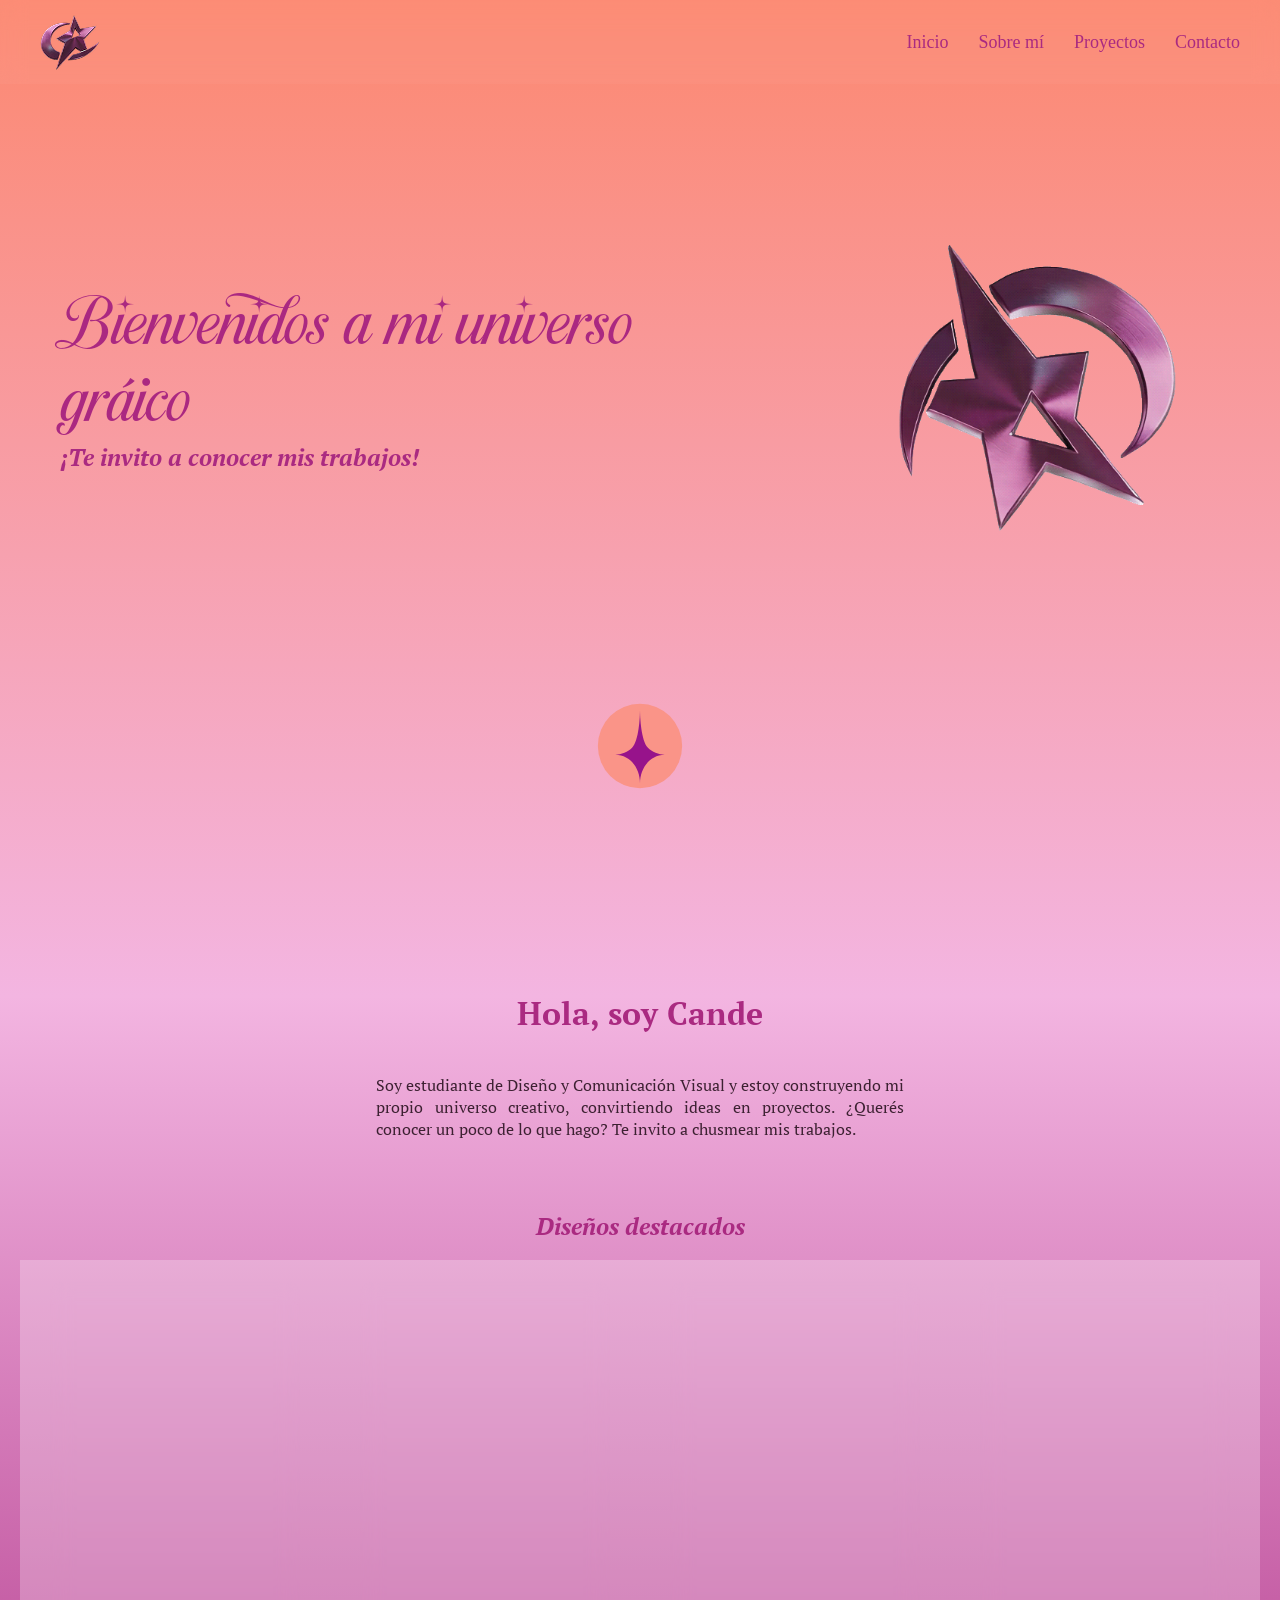
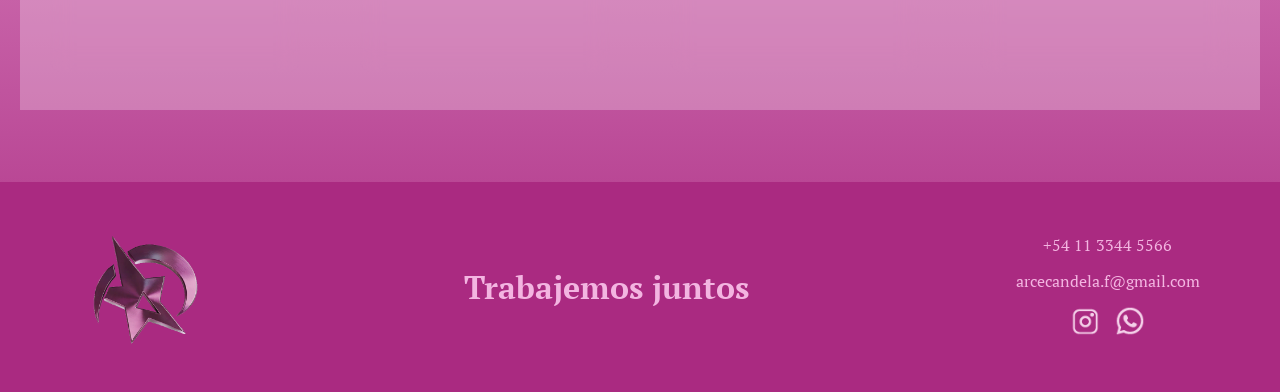
<file: index.html>
<!DOCTYPE html>
<html lang="es">

<head>
    <meta charset="UTF-8">
    <meta name="viewport" content="width=device-width, initial-scale=1.0">
    <title>Portfolio | Cande Arce</title>
    <link rel="stylesheet" href="estilos.css">
    <style>
        @import url("https://fonts.googleapis.com/css2?family=PT+Serif:ital,wght@0,400;0,700;1,400;1,700&display=swap");
    </style>
    <link rel="icon" type="image/svg+xml" href="img/favicon.svg">
</head>

<body class="portfolio">
    <header>
        <div class="contenedor">

            <a href="index.html" class="logo">
                <img src="img/logo_metalizado.png" alt="Logo de Cande Arce" width="60" height="60">
            </a>
            <input type="checkbox" id="menu-toggle" class="menu-toggle">

            <label for="menu-toggle" class="menu-hamburguesa">
                <span></span>
                <span></span>
                <span></span>
            </label>
            <nav>
                <a href="index.html">Inicio</a>
                <a href="sobre_mi.html">Sobre mí</a>
                <a href="proyectos.html">Proyectos</a>
                <a href="contacto.html">Contacto</a>
            </nav>

        </div>
    </header>

    <main>
        <section id="inicio-index">
            <div class="presentacion-inicio">
                <hgroup class="texto-presentacion">
                    <h1>Bienvenidos a mi universo gráfico</h1>
                    <h3>¡Te invito a conocer mis trabajos!</h3>
                </hgroup>

                <img class="gif-inicio" src="img/mi_logo.gif" alt="Mi logo animado">
            </div>

            <div class="contenedor-flecha">
                <a href="#sobre-mi-diseñadora" class="enlace-flecha">
                    <img src="img/fecha_para_abajo.svg" alt="Ir a Hola, soy Cande" class="flecha-abajo" width="477px"
                        height="477px">
                </a>
            </div>
        </section>

        <section id="sobre-mi-diseñadora">
            <div class="presentacion">
                <h2>Hola, soy Cande</h2>
                <p>
                    Soy estudiante de Diseño y Comunicación Visual y estoy
                    construyendo mi propio universo creativo, convirtiendo
                    ideas en proyectos. ¿Querés conocer un poco de lo que
                    hago? Te invito a chusmear mis trabajos.
                </p>
            </div>


            <div id="diseños-destacados">
                <h3>Diseños destacados</h3>

                <div id="contenedor-tarjetas">

                    <div class="tarjeta">
                        <div class="tarjeta-contenido">

                            <div class="tarjeta-frente">
                                <figure>
                                    <img src="img/trabajo-nodos.png" alt="Trabajo de pluma realizado en Illustrator">
                                    <figcaption>
                                        Ejercicio de herramienta Pluma realizado en Adobe Illustrator.
                                    </figcaption>
                                </figure>
                            </div>

                            <div class="tarjeta-dorso">
                                <figure>
                                    <img src="img/afiche-tipo2.png" alt="Afiche de Tipografía 2">
                                    <figcaption>
                                        Afiche desarrollado para la materia Tipografía 2.
                                    </figcaption>
                                </figure>
                            </div>

                        </div>
                    </div>

                    <div class="tarjeta">
                        <div class="tarjeta-contenido">

                            <div class="tarjeta-frente">
                                <figure>
                                    <img src="img/juego de mesa-afuera.png"
                                        alt="Diseño exterior del juego de mesa Reliquias Robadas y su tablero">
                                    <figcaption>
                                        Diseño exterior del juego de mesa “Reliquias Robadas” y su tablero.
                                    </figcaption>
                                </figure>
                            </div>

                            <div class="tarjeta-dorso">
                                <figure>
                                    <img src="img/juego de mesa-adentro.png"
                                        alt="Diseño interior y componentes del juego Reliquias Robadas">
                                    <figcaption>
                                        Diseño interior y componentes del juego “Reliquias Robadas”.
                                    </figcaption>
                                </figure>
                            </div>

                        </div>
                    </div>

                    <div class="tarjeta">
                        <div class="tarjeta-contenido">

                            <div class="tarjeta-frente">
                                <figure>
                                    <img src="img/portada-menu.png"
                                        alt="Portada y contraportada del menú de Midnight Raven">
                                    <figcaption>
                                        Diseño de portada y contraportada para el menú de Midnight Raven.
                                    </figcaption>
                                </figure>
                            </div>

                            <div class="tarjeta-dorso">
                                <figure>
                                    <img src="img/contenido-menu.png" alt="Página interior del menú de Midnight Raven">
                                    <figcaption>
                                        Diseño de página interior para el menú de Midnight Raven.
                                    </figcaption>
                                </figure>
                            </div>

                        </div>
                    </div>

                    <div class="tarjeta">
                        <div class="tarjeta-contenido">

                            <div class="tarjeta-frente">
                                <figure>
                                    <img src="img/revista.png" alt="Portada y contraportada del menú de Midnight Raven">
                                    <figcaption>
                                        Diseño editorial para la revista Entre Palabras.
                                    </figcaption>
                                </figure>
                            </div>

                            <div class="tarjeta-dorso">
                                <figure>
                                    <img src="img/revista-interior.png"
                                        alt="Página interior del menú de Midnight Raven">
                                    <figcaption>
                                        Diseño de página para
                                        la revista Entre Palabras.
                                    </figcaption>
                                </figure>
                            </div>

                        </div>
                    </div>

                </div>
            </div>

        </section>
    </main>

    <footer id="pie-de-pagina">
        <img src="img/mi_logo.gif" alt="Logo de Cande Arce" width="150" height="150">

        <a href="contacto.html" class="titulo-footer">
            <h2>Trabajemos juntos</h2>
        </a>

        <address class="contacto-footer">
            <p>+54 11 3344 5566</p>
            <p>arcecandela.f@gmail.com</p>

            <div class="redes-footer">
                <a href="https://www.instagram.com/candea_18/" target="_blank">
                    <img src="img/insta.png" alt="Instagram" width="30" height="30">
                </a>

                <a href="https://wa.me/541133445566" target="_blank">
                    <img src="img/whatsapp.png" alt="WhatsApp" width="30" height="30">
                </a>
            </div>
        </address>

    </footer>


</body>

</html>
</file>
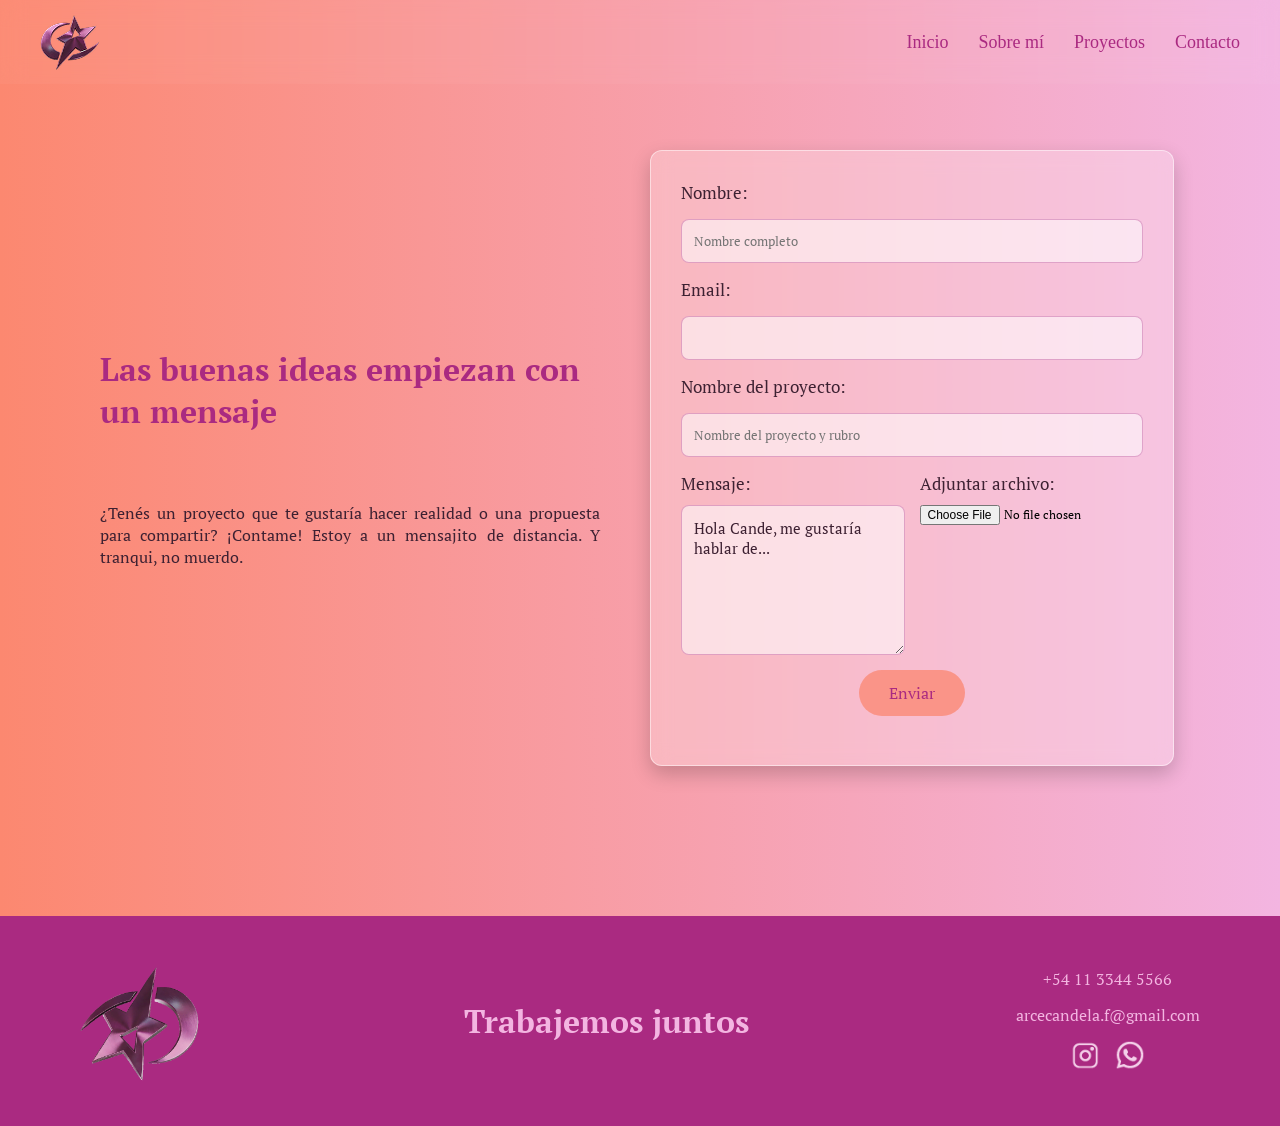
<file: contacto.html>
<!DOCTYPE html>
<html lang="es">

<head>
    <meta charset="UTF-8">
    <meta name="viewport" content="width=device-width, initial-scale=1.0">
    <title>Portfolio | Cande Arce</title>

    <link rel="stylesheet" href="estilos.css">

    <style>
        @import url('https://fonts.googleapis.com/css2?family=PT+Serif:ital,wght@0,400;0,700;1,400;1,700&display=swap');
    </style>

    <link rel="icon" type="image/svg+xml" href="img/favicon.svg">
</head>

<body class="contacto">

    <header>
        <div class="contenedor">

            <a href="index.html#inicio" class="logo">
                <img src="img/logo_metalizado.png" alt="Logo de Cande Arce" width="60" height="60">
            </a>
            <input type="checkbox" id="menu-toggle" class="menu-toggle">

            <label for="menu-toggle" class="menu-hamburguesa">
                <span></span>
                <span></span>
                <span></span>
            </label>
            <nav>
                <a href="index.html#inicio">Inicio</a>
                <a href="sobre_mi.html">Sobre mí</a>
                <a href="proyectos.html">Proyectos</a>
                <a href="contacto.html">Contacto</a>
            </nav>

        </div>
    </header>

    <main id="contacto">

        <section id="bienvenida">
            <h2>Las buenas ideas empiezan con un mensaje</h2>
            <p>¿Tenés un proyecto que te gustaría hacer realidad o una propuesta para compartir? ¡Contame! Estoy a un
                mensajito de distancia. Y tranqui, no muerdo. </p>
        </section>

        <section id="formulario">

            <form method="POST" target="_blank" enctype="multipart/form-data"
                action="mailto:arcecandela.f@gmail.com?subject=email enciado desde el formulario">
                <label for="nombre">Nombre:</label>
                <input type="text" name="Nombre" id="nombre" placeholder="Nombre completo" required>

                <label for="email">Email:</label>
                <input type="email" name="email" id="email" required>

                <label for="nombre-el-royecto">Nombre del proyecto:</label>
                <input type="text" name="Nombre del proyecto" id="nombre-del-proyecto"
                    placeholder="Nombre del proyecto y rubro" required>

                <div class="mensaje-archivo">

                    <div class="campo-mensaje">
                        <label for="mensaje">Mensaje:</label>
                        <textarea id="mensaje" name="mensaje" rows="5"
                            required>Hola Cande, me gustaría hablar de...</textarea>
                    </div>

                    <div class="campo-archivo">
                        <label for="archivo">Adjuntar archivo:</label>
                        <input type="file" name="archivo" id="archivo">
                    </div>

                </div>

                <input type="submit" value="Enviar">
            </form>
        </section>
    </main>

    <footer id="pie-de-pagina">
        <img src="img/mi_logo.gif" alt="Logo de Cande Arce" width="150" height="150">

        <a href="contacto.html" class="titulo-footer">
            <h2>Trabajemos juntos</h2>
        </a>

        <address class="contacto-footer">
            <p>+54 11 3344 5566</p>
            <p>arcecandela.f@gmail.com</p>

            <div class="redes-footer">
                <a href="https://www.instagram.com/candea_18/" target="_blank">
                    <img src="img/insta.png" alt="Instagram" width="30" height="30">
                </a>

                <a href="https://wa.me/541133445566" target="_blank">
                    <img src="img/whatsapp.png" alt="WhatsApp" width="30" height="30">
                </a>
            </div>
        </address>

    </footer>

</body>

</html>
</file>
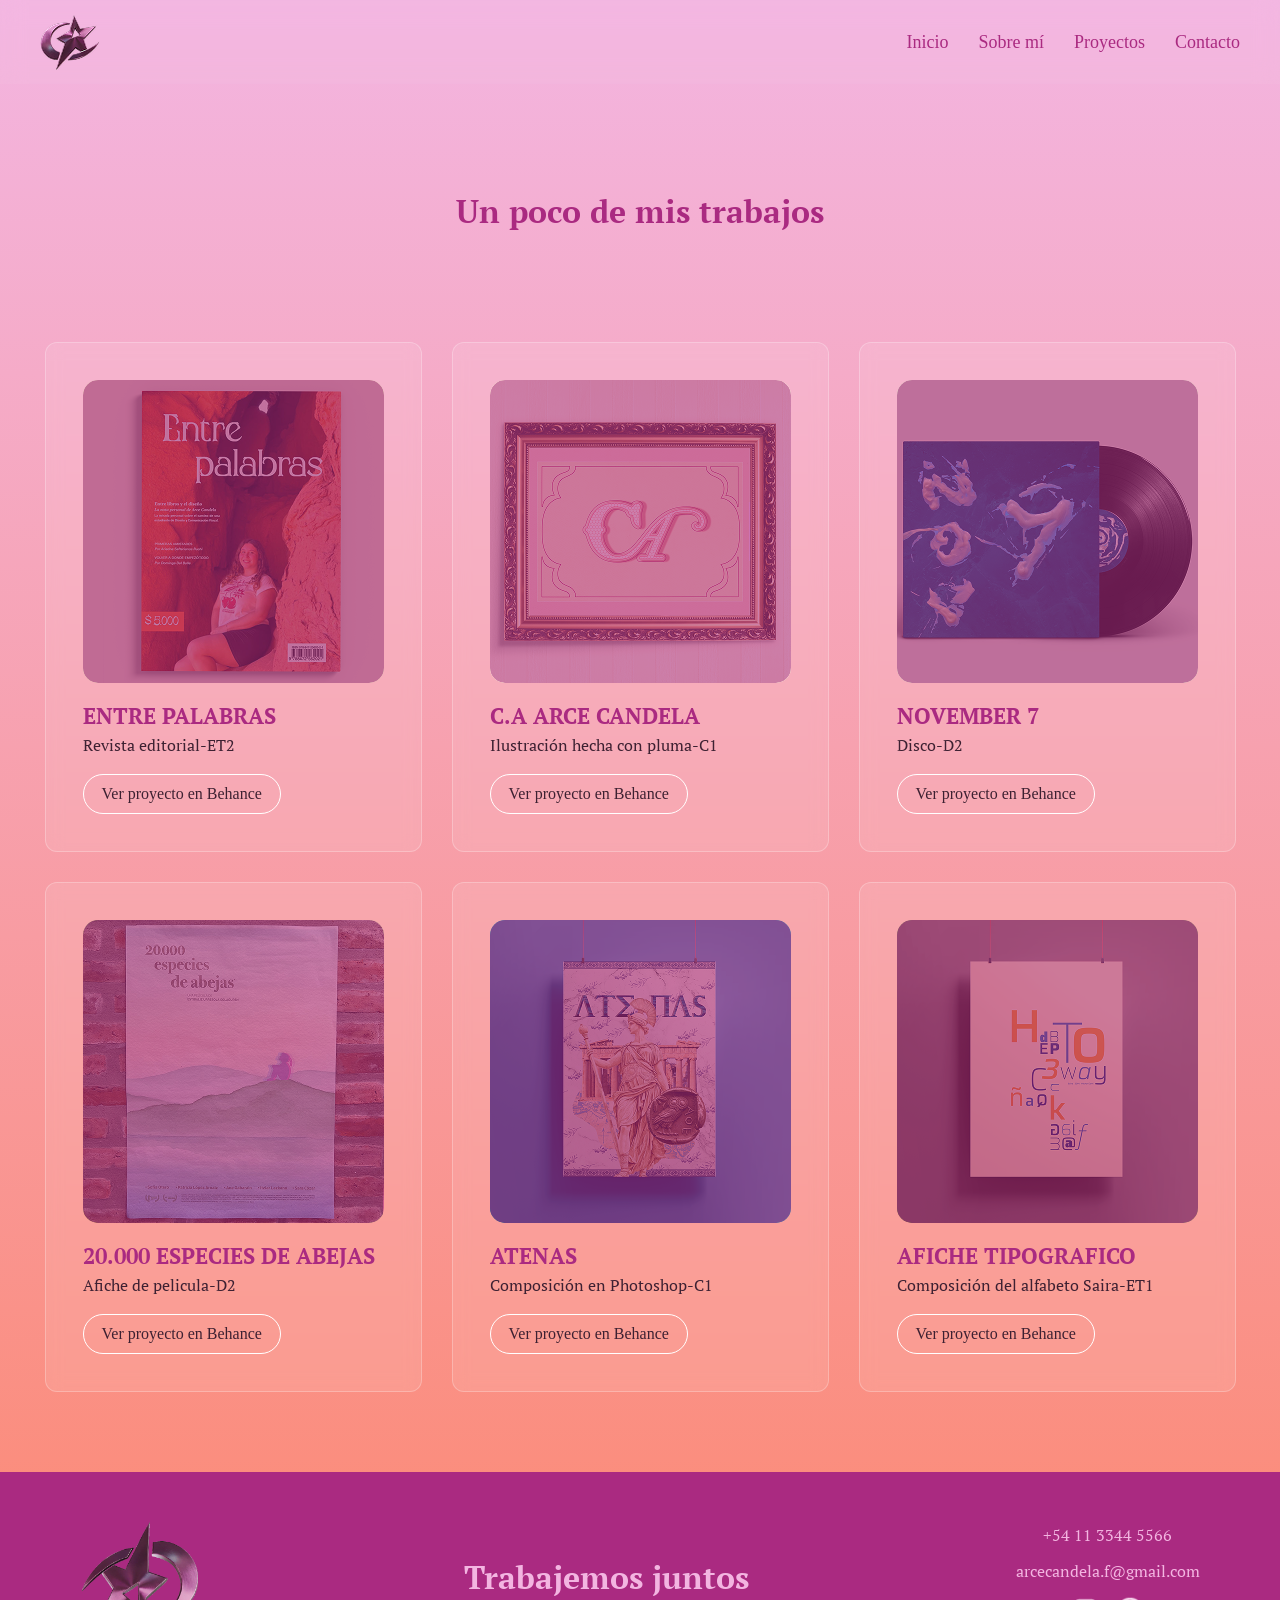
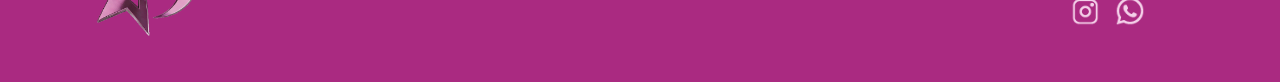
<file: proyectos.html>
<!DOCTYPE html>
<html lang="es">

<head>
    <meta charset="UTF-8">
    <meta name="viewport" content="width=device-width, initial-scale=1.0">
    <title>Portfolio | Cande Arce</title>
    <link rel="stylesheet" href="estilos.css">
    <style>
        @import url("https://fonts.googleapis.com/css2?family=PT+Serif:ital,wght@0,400;0,700;1,400;1,700&display=swap");
    </style>
    <link rel="icon" type="image/svg+xml" href="img/favicon.svg">
</head>

<body class="proyectos">
    <header>
        <div class="contenedor">

            <a href="index.html#inicio" class="logo">
                <img src="img/logo_metalizado.png" alt="Logo de Cande Arce" width="60" height="60">
            </a>
            <input type="checkbox" id="menu-toggle" class="menu-toggle">

            <label for="menu-toggle" class="menu-hamburguesa">
                <span></span>
                <span></span>
                <span></span>
            </label>
            <nav>
                <a href="index.html#inicio">Inicio</a>
                <a href="sobre_mi.html">Sobre mí</a>
                <a href="proyectos.html">Proyectos</a>
                <a href="contacto.html">Contacto</a>
            </nav>

        </div>
    </header>
    <main>

        <section id="proyectos">

            <h2>Un poco de mis trabajos</h2>

            <div class="galeria">
                <figure class="polaroid">
                    <a href="#entre-palabras-ampliado" class="imagen-proyecto">
                        <img src="img/galeria-proyectos/revista.png" alt="Revista editorial Entre Palabras">
                    </a>
                    <figcaption>
                        <h2>ENTRE PALABRAS</h2>
                        <p>Revista editorial-ET2</p>
                    </figcaption>
                    <a href="https://www.behance.net/gallery/257751369/Entre-Palabras" target="_blank"
                        rel="noopener noreferrer" class="boton-behance">Ver proyecto en Behance</a>
                </figure>

                <figure class="polaroid">
                    <a href="#ca-ampliado" class="imagen-proyecto">
                        <img src="img/galeria-proyectos/ca.png" alt="Iniciales de Arce Candela">
                    </a>
                    <figcaption>
                        <h2>C.A ARCE CANDELA</h2>
                        <p>Ilustración hecha con pluma-C1</p>
                    </figcaption>
                    <a href="https://www.behance.net/gallery/257751865/Candela-arce" target="_blank"
                        rel="noopener noreferrer" class="boton-behance">Ver proyecto en Behance</a>
                </figure>

                <figure class="polaroid">
                    <a href="#november-7-ampliado" class="imagen-proyecto">
                        <img src="img/galeria-proyectos/disco.png" alt="November 7">
                    </a>
                    <figcaption>
                        <h2>NOVEMBER 7</h2>
                        <p>Disco-D2</p>
                    </figcaption>
                    <a href="https://www.behance.net/gallery/257751477/November-7-Helado-Negro" target="_blank"
                        rel="noopener noreferrer" class="boton-behance">Ver proyecto en Behance</a>
                </figure>

                <figure class="polaroid">
                    <a href="#especies-abejas-ampliado" class="imagen-proyecto">
                        <img src="img/galeria-proyectos/pelicula.png" alt="20.000 especies de abejas">
                    </a>
                    <figcaption>
                        <h2>20.000 ESPECIES DE ABEJAS</h2>
                        <p>Afiche de pelicula-D2</p>
                    </figcaption>
                    <a href="https://www.behance.net/gallery/257751739/20000-especies-de-abejas" target="_blank"
                        rel="noopener noreferrer" class="boton-behance">Ver proyecto en Behance</a>
                </figure>

                <figure class="polaroid">
                    <a href="#atenas-ampliado" class="imagen-proyecto">
                        <img src="img/galeria-proyectos/atenas.png" alt="Atenas">
                    </a>
                    <figcaption>
                        <h2>ATENAS</h2>
                        <p>Composición en Photoshop-C1</p>
                    </figcaption>
                    <a href="https://www.behance.net/gallery/257752149/Collage-de-Atenas" target="_blank"
                        rel="noopener noreferrer" class="boton-behance">Ver proyecto en Behance</a>
                </figure>

                <figure class="polaroid">
                    <a href="#afiche-tipografico-ampliado" class="imagen-proyecto">
                        <img src="img/galeria-proyectos/letras.png" alt="Afiche tipográfico">
                    </a>
                    <figcaption>
                        <h2>AFICHE TIPOGRAFICO</h2>
                        <p>Composición del alfabeto Saira-ET1</p>
                    </figcaption>
                    <a href="https://www.behance.net/gallery/257752575/Composicion-tipografica" target="_blank"
                        rel="noopener noreferrer" class="boton-behance">Ver proyecto en Behance</a>
                </figure>
            </div>

            <div id="entre-palabras-ampliado" class="visor">
                <a href="#proyectos" class="cerrar" aria-label="Cerrar imagen">×</a>
                <img src="img/galeria-proyectos/revista-portada.png" alt="Revista Entre Palabras ampliada">
                <h2>ENTRE PALABRAS</h2>
                <p>Revista editorial-ET2</p>
            </div>

            <div id="ca-ampliado" class="visor">
                <a href="#proyectos" class="cerrar" aria-label="Cerrar imagen">×</a>
                <img src="img/galeria-proyectos/ca-pluma.png" alt="Iniciales de Arce Candela ampliadas">
                <h2>C.A ARCE CANDELA</h2>
                <p>Ilustración hecha con pluma-C1</p>
            </div>

            <div id="november-7-ampliado" class="visor">
                <a href="#proyectos" class="cerrar" aria-label="Cerrar imagen">×</a>
                <img src="img/galeria-proyectos/disco-tapa.png" alt="November 7 ampliado">
                <h2>NOVEMBER 7</h2>
                <p>Disco-D2</p>
            </div>

            <div id="especies-abejas-ampliado" class="visor">
                <a href="#proyectos" class="cerrar" aria-label="Cerrar imagen">×</a>
                <img src="img/galeria-proyectos/pelicula-afiche.png"
                    alt="Afiche de 20.000 especies de abejas ampliado">
                <h2>20.000 ESPECIES DE ABEJAS</h2>
                <p>Afiche de pelicula-D2</p>
            </div>

            <div id="atenas-ampliado" class="visor">
                <a href="#proyectos" class="cerrar" aria-label="Cerrar imagen">×</a>
                <img src="img/galeria-proyectos/atenas-poster.png" alt="Atenas ampliado">
                <h2>ATENAS</h2>
                <p>Composición en Photoshop-C1</p>
            </div>

            <div id="afiche-tipografico-ampliado" class="visor">
                <a href="#proyectos" class="cerrar" aria-label="Cerrar imagen">×</a>
                <img src="img/galeria-proyectos/letras-afiche.png" alt="Afiche tipográfico ampliado">
                <h2>AFICHE TIPOGRAFICO</h2>
                <p>Composición del alfabeto Saira-ET1</p>
            </div>

        </section>

    </main>
    <footer id="pie-de-pagina">
        <img src="img/mi_logo.gif" alt="Logo de Cande Arce" width="150" height="150">

        <a href="contacto.html" class="titulo-footer">
            <h2>Trabajemos juntos</h2>
        </a>

        <address class="contacto-footer">
            <p>+54 11 3344 5566</p>
            <p>arcecandela.f@gmail.com</p>

            <div class="redes-footer">
                <a href="https://www.instagram.com/candea_18/" target="_blank">
                    <img src="img/insta.png" alt="Instagram" width="30" height="30">
                </a>

                <a href="https://wa.me/541133445566" target="_blank">
                    <img src="img/whatsapp.png" alt="WhatsApp" width="30" height="30">
                </a>
            </div>
        </address>

    </footer>
</body>

</html>
</file>
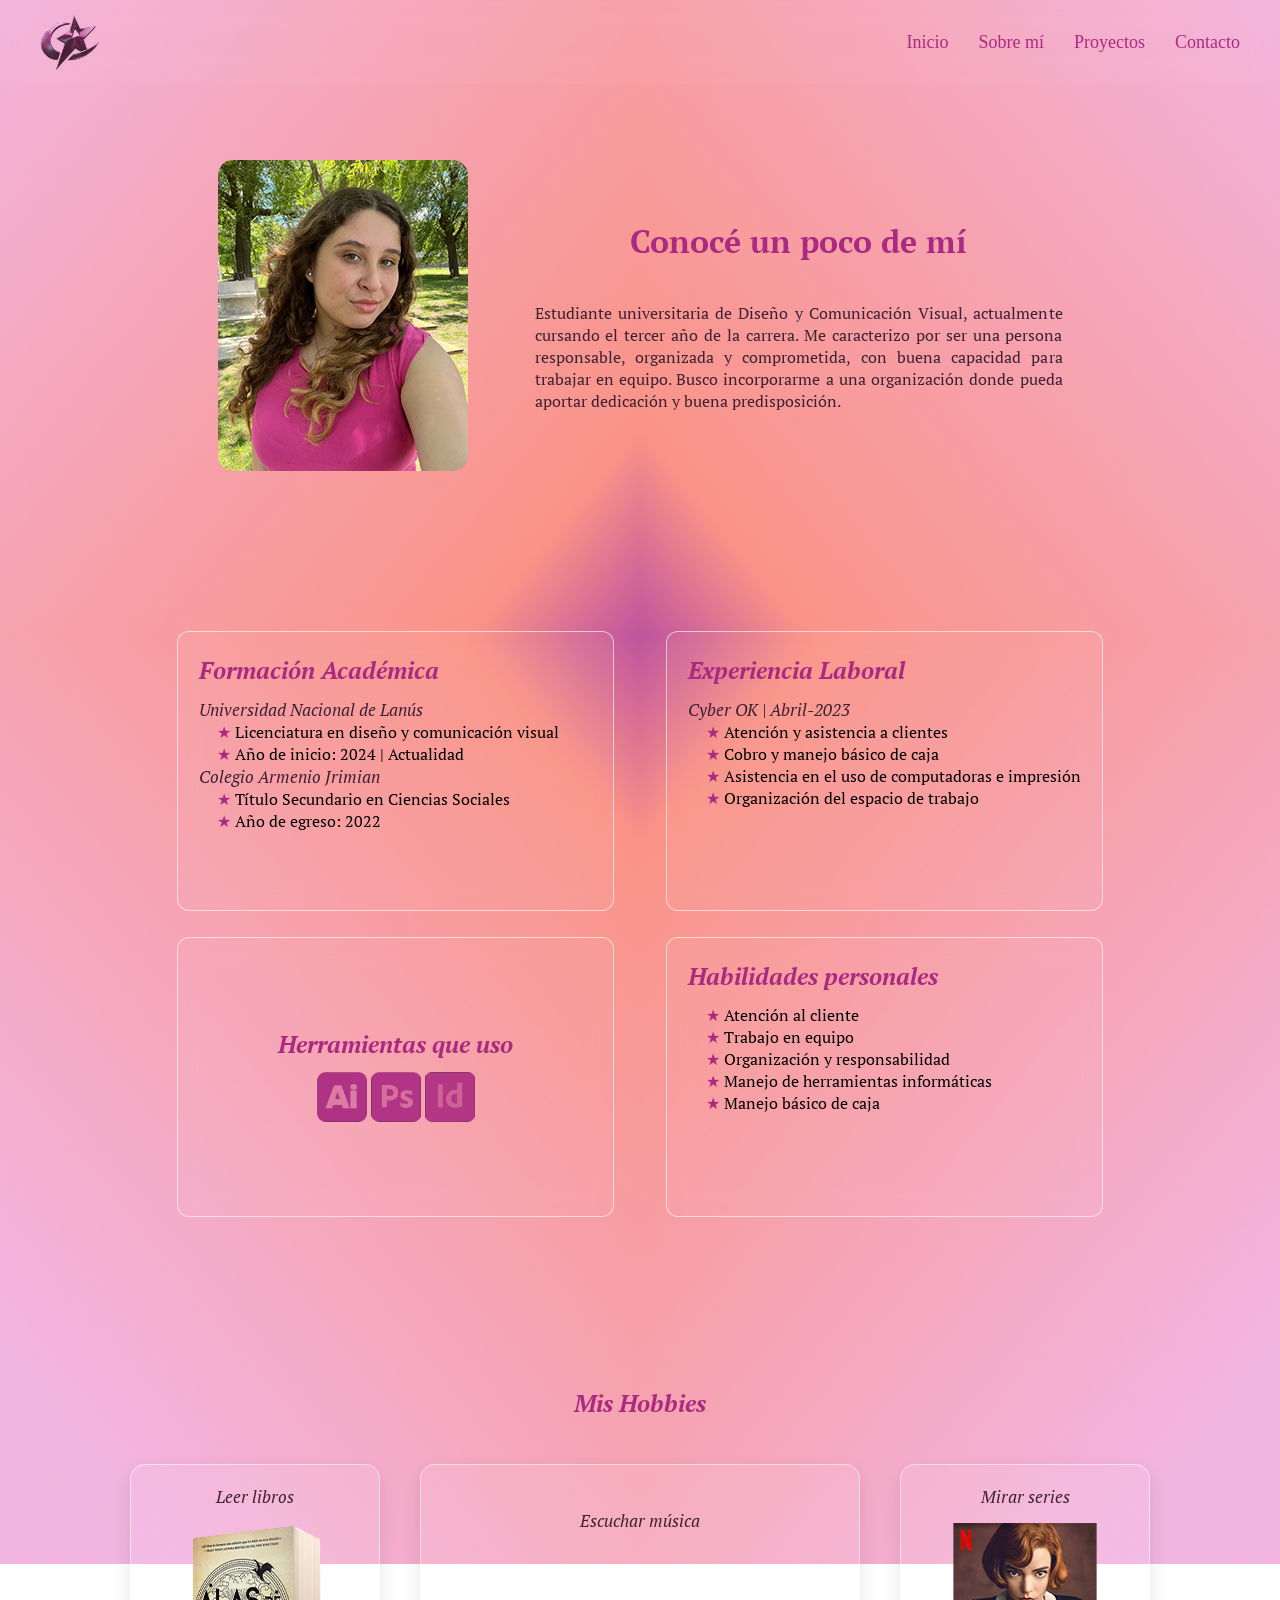
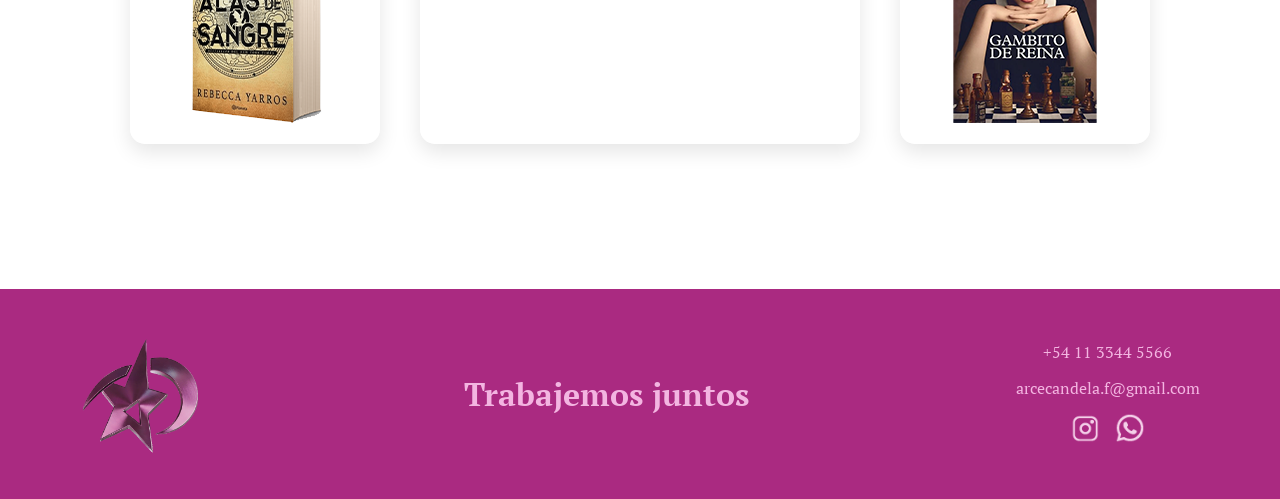
<file: sobre_mi.html>
<!DOCTYPE html>
<html lang="es">

<head>
    <meta charset="utf-8" />
    <meta name="viewport" content="width=device-width, initial-scale=1.0">
    <title>CV de Arce Candela</title>
    <link rel="stylesheet" type="text/css" href="estilos.css">
    <style>
        @import url("https://fonts.googleapis.com/css2?family=PT+Serif:ital,wght@0,400;0,700;1,400;1,700&display=swap");
    </style>
    <link rel="icon" type="image/svg+xml" href="img/favicon.svg">
</head>

<body class="sobre-mi">
    <header>
        <div class="contenedor">

            <a href="index.html#inicio" class="logo">
                <img src="img/logo_metalizado.png" alt="Logo de Cande Arce" width="60" height="60">
            </a>
            <input type="checkbox" id="menu-toggle" class="menu-toggle">

            <label for="menu-toggle" class="menu-hamburguesa">
                <span></span>
                <span></span>
                <span></span>
            </label>
            <nav>
                <a href="index.html#inicio">Inicio</a>
                <a href="sobre_mi.html">Sobre mí</a>
                <a href="proyectos.html">Proyectos</a>
                <a href="contacto.html">Contacto</a>
            </nav>

        </div>
    </header>
    <main>
        <section id="yo">
            <img src="img/foto-cande.png" alt="Foto de Arce Candela" width="250px" height="311px">
            <div class="presentacion">
                <h2>Conocé un poco de mí</h2>
                <p>Estudiante universitaria de Diseño y Comunicación Visual, actualmente cursando el tercer año de la
                    carrera. Me caracterizo por ser una persona responsable, organizada y comprometida, con buena
                    capacidad para trabajar en equipo. Busco incorporarme a una organización donde pueda aportar
                    dedicación y buena predisposición.</p>
            </div>
        </section>

        <div class="grilla-cv">
            <section id="cuadrado-1">
                    <h3>Formación Académica</h3>

                    <div class="colegio">
                        <h4>
                            <a href="https://www.unla.edu.ar/" target="_blank">
                                Universidad Nacional de Lanús
                            </a>
                        </h4>
                        <ul>
                            <li>Licenciatura en diseño y comunicación visual</li>
                            <li>Año de inicio: 2024 | Actualidad</li>
                        </ul>

                        <div class="detalles-universidad">
                            <h4>
                                <a href="https://jrimian.edu.ar/site/" target="_blank">
                                    Colegio Armenio Jrimian
                                </a>
                            </h4>
                            <div class="detalles-colegio">
                                <ul>
                                    <li>Título Secundario en Ciencias Sociales </li>
                                    <li>Año de egreso: 2022</li>
                                </ul>
                            </div>

                    </div>
                </div>
            </section>

            <section id="cuadrado-2">
                    <h3>Experiencia Laboral</h3>

                    <div class="texto-experiencia">
                        <h4>Cyber OK | Abril-2023</h4>
                        <ul>
                            <li>Atención y asistencia a clientes</li>
                            <li>Cobro y manejo básico de caja</li>
                            <li>Asistencia en el uso de computadoras e impresión</li>
                            <li>Organización del espacio de trabajo</li>
                        </ul>
                    </div>
            </section>

            <section id="cuadrado-3">
                <div class="herramientas">
                    <h3>Herramientas que uso</h3>

                    <div class="img-herramientas">
                        <img src="img/adobe-illustrator.png" alt="Logo de Illustrator" width="50px" height="50px">
                        <img src="img/adobe-photoshop.png" alt="Logo de Photoshop" width="50px" height="50px">
                        <img src="img/adobe-indesign.png" alt="Logo de InDesign" width="50px" height="50px">
                    </div>
                </div>
            </section>

            <section id="cuadrado-4">
                <div class="habilidades">
                    <h3>Habilidades personales</h3>
                    <ul>
                        <li>Atención al cliente</li>
                        <li>Trabajo en equipo</li>
                        <li>Organización y responsabilidad</li>
                        <li>Manejo de herramientas informáticas</li>
                        <li>Manejo básico de caja</li>
                    </ul>
                </div>
            </section>
        </div>


        <section id="hobbies">
            <h3>Mis Hobbies</h3>

            <div class="contenedor-hobbies">

                <div id="lectura">
                    <h4>Leer libros</h4>
                    <img src="img/libro.png" alt="Icono de lectura" width="200" height="200">
                </div>

                <div id="musica">
                    <h4>Escuchar música</h4>

                    <iframe
                        src="https://open.spotify.com/embed/playlist/37i9dQZF1EIXqrYXf5noNV?utm_source=generator&theme=0"
                        width="100%" height="152" style="border-radius: 12px; border: none;"
                        allow="autoplay; clipboard-write; encrypted-media; fullscreen; picture-in-picture"
                        loading="lazy">
                    </iframe>
                </div>

                <div id="cine">
                    <h4>Mirar series</h4>
                    <img src="img/serie.png" alt="Icono de cine" width="200" height="200">
                </div>

            </div>
        </section>

    </main>
    <footer id="pie-de-pagina">
        <img src="img/mi_logo.gif" alt="Logo de Cande Arce" width="150" height="150">

        <a href="contacto.html" class="titulo-footer">
            <h2>Trabajemos juntos</h2>
        </a>

        <address class="contacto-footer">
            <p>+54 11 3344 5566</p>
            <p>arcecandela.f@gmail.com</p>

            <div class="redes-footer">
                <a href="https://www.instagram.com/candea_18/" target="_blank">
                    <img src="img/insta.png" alt="Instagram" width="30" height="30">
                </a>

                <a href="https://wa.me/541133445566" target="_blank">
                    <img src="img/whatsapp.png" alt="WhatsApp" width="30" height="30">
                </a>
            </div>
        </address>

    </footer>
</body>

</html>
</file>
<file: estilos.css>
@charset "UTF-8";

h2 {
    font-family: "PT Serif", serif;
    font-size: 32px;
    font-weight: 700;
    font-style: normal;
    color: #aa2a81;
}

h3 {
    font-family: "PT Serif", serif;
    font-size: 24px;
    font-weight: 700;
    font-style: italic;
    color: #aa2a81;
}

h4 {
    font-family: "PT Serif", serif;
    font-weight: 400;
    font-style: italic;
    font-size: 17px;
    color: #3D2132;
}

p {
    font-family: "PT Serif", serif;
    font-size: 16px;
    font-weight: 400;
    font-style: normal;
    color: #3D2132;
    text-align: justify;
}

li {

    font-family: "PT Serif", serif;
    font-weight: 400;
    font-style: normal;
    font-size: 16px;
    color: #000000;
}

@font-face {
    font-family: "LastChristmas";
    src: url("fuentes/LastChristmas.otf") format("opentype");
    font-weight: 400;
    font-style: normal;
}

h1 {
    color: #AA2881;
    font-family: "LastChristmas", sans-serif;
    font-size: 64px;
    font-weight: 400;
}

/* =========================================
ESTILOS GENERALES
   ========================================= */
/*Se empieza a dar formato al header*/
header {
    position: fixed;
    z-index: 1000;
    width: 100%;
    padding: 12px 20px;

    /* Efecto glass */
    backdrop-filter: blur(12px);
    background: #FFFFFF0A;
}

/* Organización del logo y el menú */
header .contenedor {
    display: flex;
    align-items: center;
    justify-content: space-between;
    gap: 20px;
    width: 100%;
    max-width: 1200px;
    margin: 0 auto;
}

nav {
    display: flex;
    gap: 30px;
    align-items: flex-end;
}

nav a {
    color: #aa2a81;
    text-decoration: none;
    font-size: 18px
}

nav a:hover {
    color: #ffffff;
}

/* Tamaño del logo */
.logo img {
    display: block;
    object-fit: contain;
}

/* FOOTER */
#pie-de-pagina {
    display: flex;
    flex-direction: row;
    flex-wrap: wrap;
    justify-content: center;
    align-items: center;
    gap: 250px;
    padding: 30px 40px;
    background-color: #aa2a81;
}

.titulo-footer h2 {
    color: #F3B5E1;
    text-align: center;
    font-size: 32px;
}

/* CONTACTO */
.contacto-footer {
    display: flex;
    width: 218px;
    flex-direction: column;
    align-items: center;
    gap: 14px;
}

.contacto-footer p {
    color: #F3B5E1;
    margin: 0;
}

/* REDES SOCIALES */
.redes-footer {
    display: flex;
    flex-direction: row;
    align-items: center;
    justify-content: center;
    gap: 15px;
}

/* LOS ENLACES HEREDAN EL ESTILO DEL TEXTO */
a {
    color: inherit;
    font: inherit;
    text-decoration: none;
}

* {
    box-sizing: border-box;
    margin: 0;
    padding: 0;
}

html,
body {
    overflow-x: hidden;
}

li {
    list-style: none;
}

li::before {
    content: "★ ";
    color: #aa2a81;
}

/* MENÚ HAMBURGUESA */
.menu-toggle {
    display: none;
}

.menu-hamburguesa {
    flex-direction: column;
    gap: 6px;
    cursor: pointer;
}

.menu-hamburguesa span {
    width: 28px;
    height: 3px;
    background-color: #aa2a81;
    border-radius: 5px;
}

/* =========================================
ESTILOS DEL SOBRE MI
   ========================================= */

body.sobre-mi {
    background-image: url("img/fondo_sobre_mi.png");
    background-size: 100% auto;
    background-position: top center;
    background-repeat: no-repeat;
}

main {
    display: flex;
    flex-direction: column;
    align-items: center;
    padding-top: 120px;
}

/* SECCIÓN YO */
#yo {
    display: flex;
    align-items: center;
    gap: 67px;
    padding: 40px;
    padding-bottom: 80px;
}

#yo img {
    max-width: 100%;
    height: auto;
    object-fit: cover;
    border-radius: 15px;
}

.presentacion {
    display: flex;
    flex-direction: column;
    align-items: center;
    gap: 40px;
    max-width: 33rem;
}

/* CONTENEDOR DE LOS CUADRADOS */
.grilla-cv {
    display: flex;
    flex-wrap: wrap;
    gap: 26px 52px;
    width: 100%;
    max-width: 926px;
    margin: 80px;
}

/* ESTILO GENERAL DE LOS CUATRO CUADRADOS */
#cuadrado-1,
#cuadrado-2,
#cuadrado-3,
#cuadrado-4 {
    display: flex;
    flex-direction: column;
    flex: 0 0 437px;
    height: 280px;
    background: #FFFFFF0A;
    backdrop-filter: blur(12px);
    border: 1px solid #FFFFFF99;
    border-radius: 12px;
    padding: 22px 21px;
}

/* HERRAMIENTAS: CONTENIDO CENTRADO */
#cuadrado-3 {
    align-items: center;
    justify-content: center;
    text-align: center;
}

/* TÍTULOS */
#cuadrado-1 h3,
#cuadrado-2 h3,
#cuadrado-3 h3,
#cuadrado-4 h3 {
    margin-bottom: 12px;
}

/* Habilidades personales */
#cuadrado-1 ul,
#cuadrado-2 ul,
#cuadrado-4 ul {
    padding-left: 18px;
}

/* SECCIÓN DE HOBBIES */
body.sobre-mi #hobbies {
    max-width: 1100px;
    padding: 5vh 20px;
    margin-bottom: 100px;
}

body.sobre-mi #hobbies h3 {
    text-align: center;
    padding: 5vh 0;
}

body.sobre-mi #hobbies .contenedor-hobbies {
    display: flex;
    flex-direction: row;
    justify-content: center;
    gap: 40px;
    flex-wrap: wrap;
}

/* TARJETAS DE HOBBIES */
body.sobre-mi #hobbies #lectura,
body.sobre-mi #hobbies #musica,
body.sobre-mi #hobbies #cine {
    display: flex;
    flex-direction: column;
    align-items: center;
    justify-content: center;
    gap: 15px;
    width: 250px;
    min-height: 220px;
    padding: 20px;
    background: rgba(255, 255, 255, 0.10);
    border: 1px solid rgba(255, 255, 255, 0.5);
    border-radius: 15px;
    box-shadow: 0 8px 20px rgba(0, 0, 0, 0.10);
}


body.sobre-mi #hobbies #musica {
    width: 440px;
}

/* TEXTOS Y VIDEOS DE HOBBIES */
body.sobre-mi #hobbies p {
    margin: 0;
    text-align: center;
}

body.sobre-mi #hobbies iframe {
    display: block;
    width: 100%;
}

/* =========================================
ESTILOS DEL INDEX
   ========================================= */

/* Fondo exclusivo del index */
body.portfolio {
    background: linear-gradient(to bottom,
            #fc8870,
            #F3B5E1,
            #aa2a81);
    min-height: 100vh;
}

body.portfolio #inicio-index .presentacion-inicio {
    display: flex;
    align-items: center;
    justify-content: center;
    gap: 70px;
    padding: 60px;
}

body.portfolio #inicio-index .gif-inicio {
    width: 400px;
    height: auto;
    flex: 0 0 auto;
}

/* FLECHA HACIA ABAJO */
body.portfolio .contenedor-flecha {
    display: flex;
    justify-content: center;
    align-items: center;
    margin-top: 60px;
    margin-bottom: 100px;
}

body.portfolio .flecha-abajo {
    display: flex;
    width: 92px;
    height: 92px;
    object-fit: contain;
    animation: pulso 1.8s infinite;
}

/* animacion pulso */
@keyframes pulso {
    0% {
        filter: drop-shadow(0 0 0 rgba(170, 42, 129, 0.7));
    }

    70% {
        filter: drop-shadow(0 0 12px rgba(170, 42, 129, 0));
    }

    100% {
        filter: drop-shadow(0 0 0 rgba(170, 42, 129, 0));
    }
}

/* DESPLAZAMIENTO SUAVE */
html {
    scroll-behavior: smooth;
}

/* SEGUNDA SECCIÓN: SOBRE MÍ DISEÑADORA */
#sobre-mi-diseñadora {
    display: flex;
    flex-direction: column;
    align-items: center;
    gap: 70px;
    padding: 40px 20px;
    padding-top: 100px;
}

/* SECCIÓN DISEÑOS DESTACADOS */
#diseños-destacados {
    display: flex;
    flex-direction: column;
    align-items: center;
    padding-bottom: 50px;
}

/* CONTENEDOR DE TARJETAS */
#contenedor-tarjetas {
    display: flex;
    gap: 60px;
    padding: 20px;
}

/* TARJETA */
.tarjeta {
    width: 250px;
    height: 390px;
    margin-top: 20px;
}

/* CONTENIDO Y GIRO */
.tarjeta-contenido {
    height: 100%;
    transition: transform 0.6s;
    transform-style: preserve-3d;
}

.tarjeta:hover .tarjeta-contenido {
    transform: rotateY(180deg) scale(1.1);
}

/* FRENTE Y DORSO */
.tarjeta-frente,
.tarjeta-dorso {
    position: absolute;
    height: 100%;
    padding: 18px;
    background: #FFFFFF40;
    backdrop-filter: blur(10px);
    border: 1px solid #FFFFFF80;
    backface-visibility: hidden;
    box-shadow: 0 8px 20px rgba(0, 0, 0, 0.20);
    border-radius: 12px;
}

/* DORSO DE LA TARJETA */
.tarjeta-dorso {
    transform: rotateY(180deg);
}

/* FIGURE */
.tarjeta-frente figure,
.tarjeta-dorso figure {
    position: relative;
    width: 100%;
    height: 100%;
    margin: 0;
}

/* IMÁGENES DE LOS TRABAJOS */
.tarjeta-frente img,
.tarjeta-dorso img {
    display: block;
    width: 100%;
    height: 300px;
    object-fit: cover;
}

/* EPÍGRAFES */
.tarjeta-frente figcaption,
.tarjeta-dorso figcaption {
    position: absolute;
    bottom: 0;
    left: 0;
    display: flex;
    align-items: center;
    justify-content: center;
    width: 100%;
    height: 54px;
    text-align: center;
    font-size: 14px;
    line-height: 1.3;
}

/* =========================================
ESTILOS DEL PROYECTOS
   ========================================= */
body.proyectos {
    background: linear-gradient(to bottom,
            #F3B5E1,
            #fc8870);
    min-height: 100vh;
}

#proyectos {
    display: flex;
    flex-direction: column;
    align-items: center;
    padding: 40px 20px;
    margin-top: 30px;
    gap: 70px;
}

/* GALERÍA DE PROYECTOS */
.galeria {
    display: flex;
    flex-wrap: wrap;
    justify-content: center;
    gap: 30px;
    width: 100%;
    max-width: 1250px;
    padding: 40px 20px;
}

/* TARJETA TIPO POLAROID */
.polaroid {
    display: flex;
    flex-direction: column;
    align-items: flex-start;
    width: 377px;
    padding: 37px;

    /* Efecto glass */
    background: rgba(255, 255, 255, 0.10);
    backdrop-filter: blur(8px);
    border: 1px solid rgba(255, 255, 255, 0.25);
    border-radius: 12px;
}

/* IMAGEN DEL PROYECTO */
.imagen-proyecto {
    position: relative;
    display: block;
    width: 303px;
    height: 303px;
    max-width: 100%;
    overflow: hidden;
    border-radius: 15px;
}

.imagen-proyecto img {
    display: block;
    width: 100%;
    height: 100%;
    object-fit: cover;
    filter: sepia(0.2) saturate(1.5);
    transition: filter 0.4s ease;
}

/* FILTRO ROSA */
.imagen-proyecto::after {
    content: "";
    position: absolute;
    inset: 0;
    background: rgba(170, 42, 129, 0.6);
    border-radius: 15px;
    transition: opacity 0.4s ease;
    pointer-events: none;
}

/* EFECTO AL PASAR EL CURSOR */
.imagen-proyecto:hover::after {
    opacity: 0;
}

/* TEXTOS DE LA TARJETA */
.polaroid figcaption h2 {
    margin: 18px 0 4px;
    font-size: 22px;
}

.polaroid figcaption p {
    margin: 0 0 18px;
    font-size: 16px;
}

/* BOTÓN DE BEHANCE */
.boton-behance {
    padding: 10px 18px;
    border: 1px solid white;
    color: #3D2132;
    text-align: center;
    border-radius: 40px;
}

.boton-behance:hover {
    background: white;
    color: #AA2881;
}

/* VISOR DE IMAGEN AMPLIADA */
.visor {
    display: none;
    position: fixed;
    inset: 0;
    z-index: 2000;
    overflow: auto;
    padding: 40px 20px;
    background: rgba(20, 10, 20, 0.95);
    flex-direction: column;
    align-items: center;
    justify-content: center;
    gap: 12px;
}

.visor:target {
    display: flex;
}

.visor img {
    display: block;
    max-width: 85vw;
    max-height: 60vh;
    object-fit: contain;
}

.visor h2 {
    margin: 8px 0 0;
    color: white;
    text-align: center;
}

.visor p {
    margin: 0;
    color: white;
    text-align: center;
}

.cerrar {
    position: absolute;
    top: 15px;
    right: 25px;
    color: white;
    font-size: 40px;
    text-decoration: none;
}

/* =========================================
ESTILOS DEL CONTACTO
   ========================================= */
body.contacto {
    background: linear-gradient(to right,
            #fc8870,
            #F3B5E1);
    min-height: 100vh;
}

#bienvenida {
    display: inline-flex;
    flex-direction: column;
    align-items: flex-start;
    width: 579px;
}

/* CONTENEDOR PRINCIPAL */
main#contacto {
    flex-direction: row;
    gap: 50px;

    max-width: 1200px;
    margin: 0 auto;
    padding: 150px 60px;
}

/* SECCIÓN DE BIENVENIDA */
#bienvenida {
    justify-content: center;
    flex: 1;
    max-width: 500px;
    gap: 70px;
}

/* SECCIÓN DEL FORMULARIO */
#contacto #formulario {
    flex-direction: column;
    flex: 1;
    min-width: 0;
}



/* FORMULARIO */
#formulario {
    display: flex;
    justify-content: center;
    width: 100%;
}

/* CAJA DEL FORMULARIO */
#formulario form {
    display: flex;
    flex-direction: column;
    align-items: flex-start;
    gap: 15px;

    width: 524px;
    max-width: 100%;
    height: 616px;
    padding: 30px;

    background: #FFFFFF40;
    backdrop-filter: blur(10px);
    border: 1px solid #FFFFFF80;
    box-shadow: 0 8px 20px rgba(0, 0, 0, 0.20);
    border-radius: 12px;
}

/* ETIQUETAS */
#formulario label {
    font-family: "PT Serif", serif;
    color: #3D2132;
    font-size: 17px;
}

/* CAMPOS DE TEXTO */
#formulario input[type="text"],
#formulario input[type="email"] {
    display: flex;
    width: 100%;
    padding: 12px;

    background: rgba(255, 255, 255, 0.55);
    border: 1px solid rgba(170, 42, 129, 0.35);
    border-radius: 8px;

    font-family: "PT Serif", serif;
}

#formulario .campo-mensaje,
#formulario .campo-archivo {
    display: flex;
    flex-direction: column;
    align-items: flex-start;
    flex: 1;
    width: 50%;
    min-width: 0;
    gap: 10px;
}

/* MENSAJE Y ARCHIVO UNO AL LADO DEL OTRO */
#formulario .mensaje-archivo {
    display: flex;
    flex-direction: row;
    align-items: flex-start;
    gap: 15px;
    width: 100%;
}

/* ÁREA PARA ESCRIBIR EL MENSAJE */
#formulario textarea {
    display: flex;
    width: 100%;
    min-height: 150px;
    padding: 12px;

    background: rgba(255, 255, 255, 0.55);
    border: 1px solid rgba(170, 42, 129, 0.35);
    border-radius: 8px;

    font-family: "PT Serif", serif;
    font-size: 15px;
    color: #3D2132;
    resize: vertical;
}

/* BOTÓN PARA ADJUNTAR ARCHIVO */
#formulario input[type="file"] {
    display: flex;
    width: 100%;
    max-width: 100%;
    font-family: "PT Serif", serif;
    font-size: 12px;
}

/* BOTÓN ENVIAR */
#formulario input[type="submit"] {
    display: flex;
    align-self: Center;
    padding: 12px 30px;

    border: none;
    border-radius: 25px;
    background: #FA9488;
    color: #aa2a81;

    font-family: "PT Serif", serif;
    font-size: 16px;
    cursor: pointer;
    transition: background 0.3s ease;
}

/* EFECTO AL PASAR EL CURSOR */
#formulario input[type="submit"]:hover {
    background: #aa2a81;
}

@media screen and (max-width: 500px) {

    /* HEADER PARA TODAS LAS PÁGINAS */
    header .contenedor {
        position: relative;
    }

    .logo img {
        width: 45px;
        height: 45px;
    }

    .menu-hamburguesa {
        display: flex;
    }

    header nav {
        flex-direction: column;
        gap: 15px;
        position: absolute;
        top: 100%;
        right: 0;
        padding: 20px;
        background: rgba(255, 255, 255, 0.55);
        backdrop-filter: blur(12px);
        border: 1px solid rgba(255, 255, 255, 0.7);
        border-radius: 10px;
    }

    .menu-toggle:checked ~ nav {
        display: flex;
    }

    /* INICIO */
    body.portfolio #inicio-index .presentacion-inicio {
        flex-direction: column;
        padding: 30px 20px;
    }

    body.portfolio #inicio-index .texto-presentacion {
        order: 1;
        text-align: center;
    }

    body.portfolio #inicio-index .gif-inicio {
        order: 2;
        width: 250px;
        height: auto;
    }

    /* PRESENTACIÓN */
    body.portfolio #sobre-mi-diseñadora {
        gap: 35px;
        padding: 50px 20px;
    }

    body.portfolio .presentacion {
        width: 100%;
        gap: 20px;
    }

    body.portfolio .presentacion h2 {
        font-size: 27px;
    }

    /* TARJETAS */
    body.portfolio #contenedor-tarjetas {
        flex-direction: column;
        align-items: center;
        gap: 25px;
    }

    /* CONTACTO */
body.contacto main#contacto {
    flex-direction: column;
    gap: 35px;
    padding: 100px 20px 40px;
}

body.contacto #bienvenida {
    width: 100%;
    text-align: center;
}

body.contacto #formulario form {
    width: 100%;
    height: auto;
    padding: 25px 20px;
}

body.contacto #formulario .mensaje-archivo {
    flex-direction: column;
}

    /* FOOTER PARA TODAS LAS PÁGINAS */
    #pie-de-pagina {
        flex-direction: column;
        gap: 20px;
        padding: 30px 15px;
        text-align: center;
    }
}
</file>
